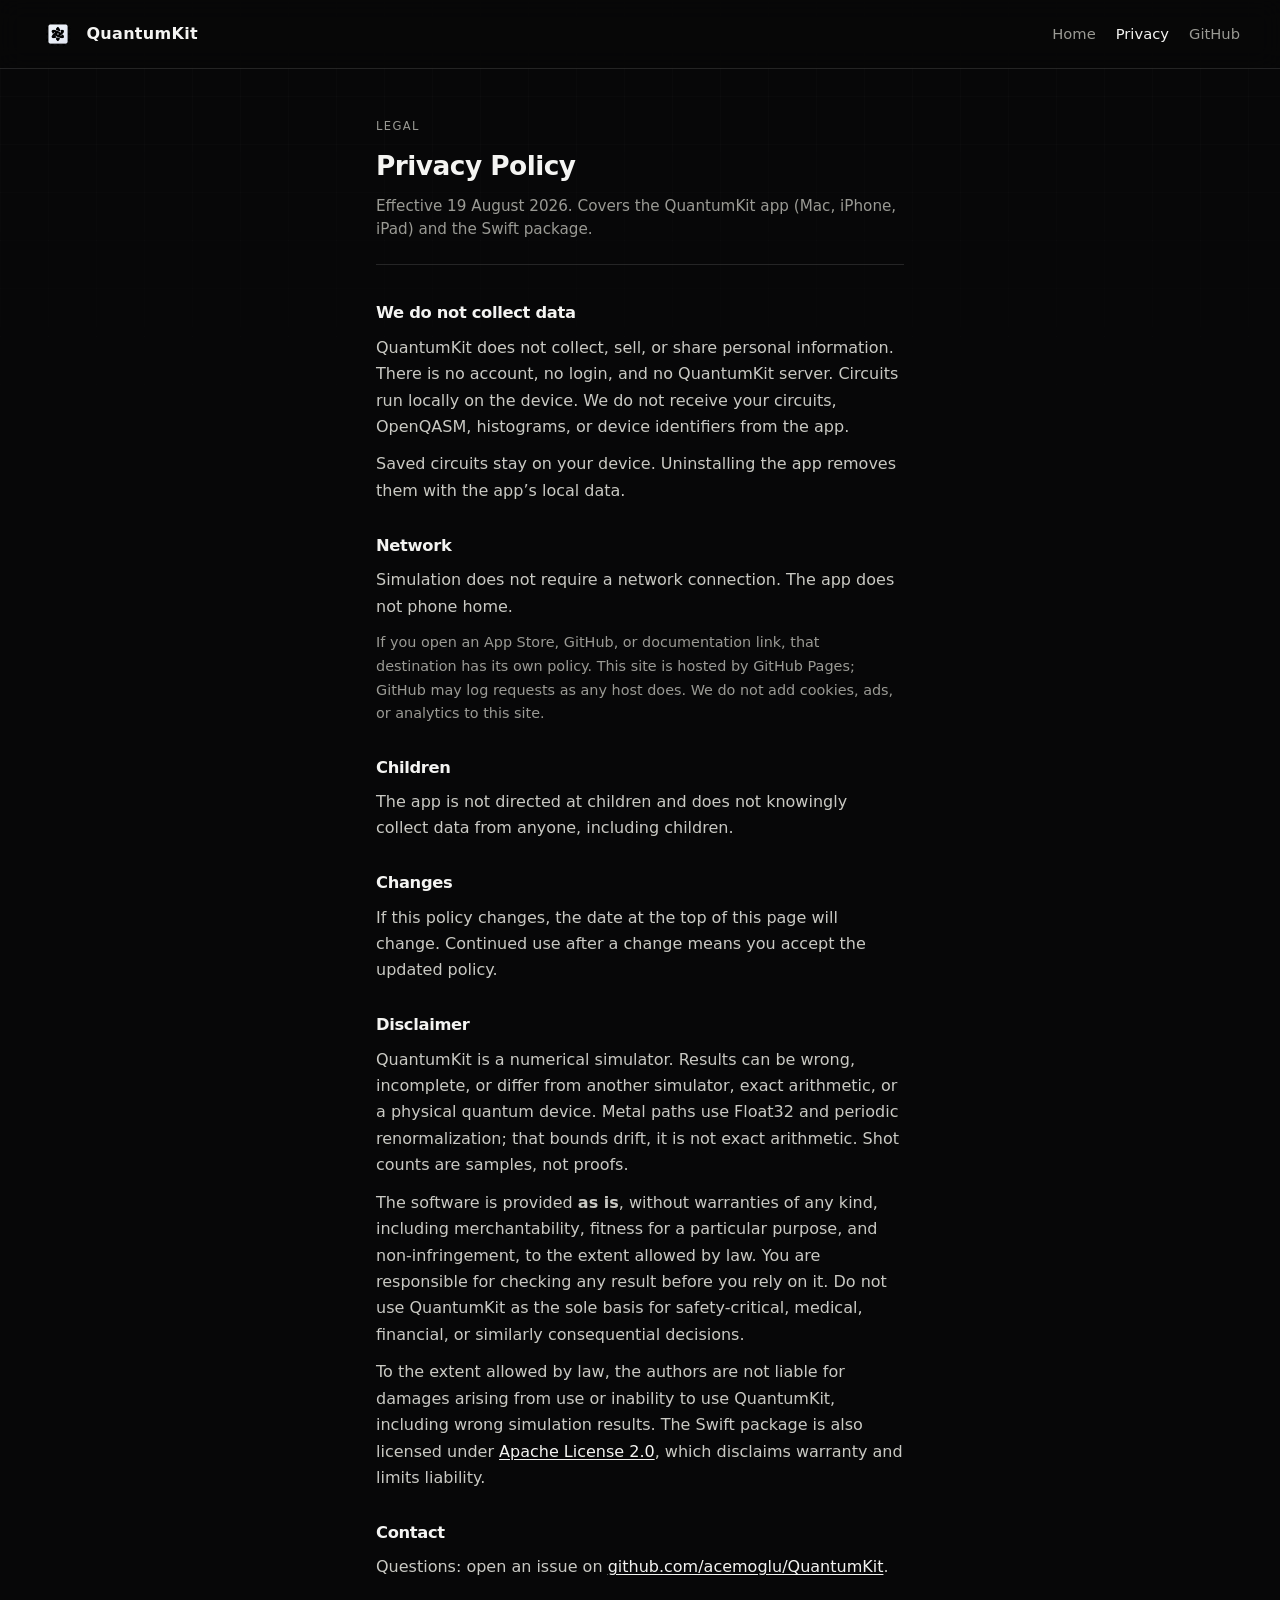
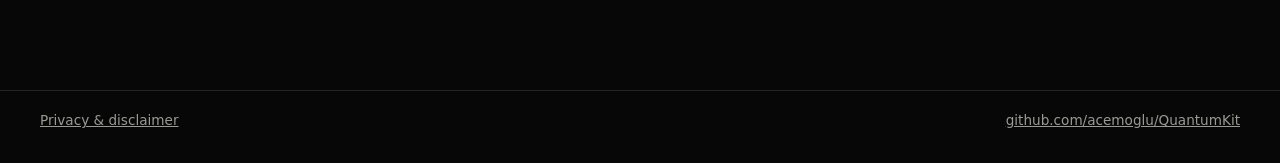
<file: docs/privacy.html>
<!DOCTYPE html>
<html lang="en">
<head>
  <meta charset="utf-8">
  <meta name="viewport" content="width=device-width, initial-scale=1">
  <title>Privacy Policy — QuantumKit</title>
  <meta name="description" content="QuantumKit does not collect personal data. Circuits run locally. No account or login.">
  <link rel="canonical" href="https://acemoglu.github.io/QuantumKit/privacy.html">
  <link rel="icon" type="image/png" href="assets/favicon.png">
  <link rel="apple-touch-icon" href="assets/apple-touch-icon.png">
  <link rel="stylesheet" href="styles.css?v=3">
</head>
<body class="legal">
  <div class="grid" aria-hidden="true"></div>

  <header class="top">
    <a class="brand" href="./">
      <img src="assets/logo.png" width="36" height="36" alt="">
      <span>QuantumKit</span>
    </a>
    <nav>
      <a href="./">Home</a>
      <a href="privacy.html" aria-current="page">Privacy</a>
      <a href="https://github.com/acemoglu/QuantumKit">GitHub</a>
    </nav>
  </header>

  <main class="doc">
    <header class="doc-head">
      <p class="doc-label">Legal</p>
      <h1>Privacy Policy</h1>
      <p class="doc-meta">Effective 19 August 2026. Covers the QuantumKit app (Mac, iPhone, iPad) and the Swift package.</p>
    </header>

    <section>
      <h2>We do not collect data</h2>
      <p>
        QuantumKit does not collect, sell, or share personal information. There is no account, no login, and no QuantumKit server.
        Circuits run locally on the device. We do not receive your circuits, OpenQASM, histograms, or device identifiers from the app.
      </p>
      <p>
        Saved circuits stay on your device. Uninstalling the app removes them with the app’s local data.
      </p>
    </section>

    <section>
      <h2>Network</h2>
      <p>
        Simulation does not require a network connection. The app does not phone home.
      </p>
      <p class="note">
        If you open an App Store, GitHub, or documentation link, that destination has its own policy. This site is hosted by GitHub Pages; GitHub may log requests as any host does. We do not add cookies, ads, or analytics to this site.
      </p>
    </section>

    <section>
      <h2>Children</h2>
      <p>
        The app is not directed at children and does not knowingly collect data from anyone, including children.
      </p>
    </section>

    <section>
      <h2>Changes</h2>
      <p>
        If this policy changes, the date at the top of this page will change. Continued use after a change means you accept the updated policy.
      </p>
    </section>

    <section>
      <h2>Disclaimer</h2>
      <p>
        QuantumKit is a numerical simulator. Results can be wrong, incomplete, or differ from another simulator, exact arithmetic, or a physical quantum device. Metal paths use Float32 and periodic renormalization; that bounds drift, it is not exact arithmetic. Shot counts are samples, not proofs.
      </p>
      <p>
        The software is provided <strong>as is</strong>, without warranties of any kind, including merchantability, fitness for a particular purpose, and non-infringement, to the extent allowed by law. You are responsible for checking any result before you rely on it. Do not use QuantumKit as the sole basis for safety-critical, medical, financial, or similarly consequential decisions.
      </p>
      <p>
        To the extent allowed by law, the authors are not liable for damages arising from use or inability to use QuantumKit, including wrong simulation results. The Swift package is also licensed under
        <a href="https://github.com/acemoglu/QuantumKit/blob/main/LICENSE">Apache License 2.0</a>, which disclaims warranty and limits liability.
      </p>
    </section>

    <section>
      <h2>Contact</h2>
      <p>
        Questions: open an issue on
        <a href="https://github.com/acemoglu/QuantumKit/issues">github.com/acemoglu/QuantumKit</a>.
      </p>
    </section>
  </main>

  <footer>
    <a href="privacy.html">Privacy &amp; disclaimer</a>
    <a href="https://github.com/acemoglu/QuantumKit">github.com/acemoglu/QuantumKit</a>
  </footer>
</body>
</html>
</file>
<file: docs/styles.css>
:root {
  --bg: #070708;
  --fg: #f4f4f2;
  --mute: #9a9a94;
  --line: rgba(255, 255, 255, 0.12);
  --pad: clamp(1.25rem, 4vw, 2.5rem);
}

* { box-sizing: border-box; }

html { scroll-behavior: smooth; }

body {
  margin: 0;
  min-height: 100vh;
  color: var(--fg);
  background: var(--bg);
  font: 16px/1.5 ui-sans-serif, system-ui, -apple-system, "Segoe UI", sans-serif;
}

.grid {
  position: fixed;
  inset: 0;
  pointer-events: none;
  background-image:
    linear-gradient(var(--line) 1px, transparent 1px),
    linear-gradient(90deg, var(--line) 1px, transparent 1px);
  background-size: 48px 48px;
  mask-image: radial-gradient(ellipse at 50% 0%, black 20%, transparent 70%);
  opacity: 0.45;
}

.top {
  position: relative;
  display: flex;
  align-items: center;
  justify-content: space-between;
  gap: 1rem;
  padding: 1rem var(--pad);
  border-bottom: 1px solid var(--line);
  background: rgba(7, 7, 8, 0.86);
  backdrop-filter: blur(12px);
}

.brand {
  display: flex;
  align-items: center;
  gap: 0.65rem;
  color: var(--fg);
  text-decoration: none;
  font-weight: 600;
  letter-spacing: 0.02em;
}

.brand img {
  border-radius: 8px;
}

nav {
  display: flex;
  gap: 1.25rem;
}

nav a {
  color: var(--mute);
  text-decoration: none;
  font-size: 0.92rem;
}

nav a:hover { color: var(--fg); }

main {
  position: relative;
  max-width: 720px;
  margin: 0 auto;
  padding: 3rem var(--pad) 5rem;
}

.hero {
  text-align: center;
  padding-bottom: 2.5rem;
}

.mark {
  border-radius: 22px;
  box-shadow: 0 0 0 1px var(--line);
}

.hero .kicker {
  margin: 1.4rem 0 0.6rem;
  color: var(--mute);
  font-size: 0.78rem;
  letter-spacing: 0.18em;
  text-transform: uppercase;
}

h1 {
  margin: 0;
  font-size: 1.75rem;
  line-height: 1.2;
  font-weight: 600;
  letter-spacing: -0.03em;
}

.hero h1 {
  margin: 0 auto;
  max-width: 18ch;
  font-size: clamp(1.85rem, 4.5vw, 2.6rem);
  line-height: 1.15;
}

.legal .grid {
  opacity: 0.18;
  mask-image: linear-gradient(black, transparent 55%);
}

.doc {
  max-width: 38rem;
}

.doc-head {
  margin: 0 0 2.25rem;
  padding: 0 0 1.5rem;
  border-bottom: 1px solid var(--line);
}

.doc-head .doc-label,
.doc-head h1,
.doc-head .doc-meta {
  display: block;
  width: 100%;
  max-width: none;
  margin: 0;
  padding: 0;
  text-align: left;
}

.doc-head .doc-label {
  margin-bottom: 0.85rem;
  color: var(--mute);
  font-size: 0.72rem;
  font-weight: 500;
  letter-spacing: 0.12em;
  text-transform: uppercase;
}

.doc-head h1 {
  margin-bottom: 0.85rem;
  font-size: 1.65rem;
  letter-spacing: -0.02em;
}

.doc-head .doc-meta {
  color: var(--mute);
  font-size: 0.95rem;
  line-height: 1.5;
}

.doc section {
  margin-bottom: 1.85rem;
}

.doc h2 {
  margin: 0 0 0.55rem;
  font-size: 1.02rem;
}

.doc p {
  margin: 0 0 0.7rem;
  line-height: 1.65;
}

.doc p:last-child {
  margin-bottom: 0;
}

nav a[aria-current="page"] {
  color: var(--fg);
}

.hero .lede {
  margin: 1rem auto 0;
  max-width: 42ch;
  color: var(--mute);
}

.cta {
  display: flex;
  flex-wrap: wrap;
  justify-content: center;
  gap: 0.75rem;
  margin-top: 1.6rem;
}

.btn {
  display: inline-flex;
  align-items: center;
  justify-content: center;
  padding: 0.65rem 1.1rem;
  border: 1px solid var(--line);
  border-radius: 999px;
  color: var(--fg);
  text-decoration: none;
  font-size: 0.92rem;
}

.btn.primary {
  background: var(--fg);
  color: var(--bg);
  border-color: var(--fg);
}

.btn:hover { filter: brightness(1.08); }

.facts {
  display: grid;
  grid-template-columns: repeat(3, 1fr);
  gap: 0;
  margin: 0.5rem 0 2.5rem;
  border: 1px solid var(--line);
  border-radius: 12px;
  overflow: hidden;
}

.facts article {
  padding: 1.1rem 1rem;
  text-align: center;
}

.facts article + article {
  border-left: 1px solid var(--line);
}

.num {
  display: block;
  font-size: 1.7rem;
  font-weight: 600;
  font-variant-numeric: tabular-nums;
  letter-spacing: -0.04em;
}

.lbl {
  display: block;
  margin-top: 0.2rem;
  color: var(--mute);
  font-size: 0.78rem;
}

section { margin-bottom: 2.4rem; }

h2 {
  margin: 0 0 0.7rem;
  font-size: 1.15rem;
  letter-spacing: -0.02em;
}

p { margin: 0 0 0.8rem; color: #c9c9c3; }

.note { color: var(--mute); font-size: 0.9rem; }

pre {
  overflow-x: auto;
  padding: 1rem 1.1rem;
  border: 1px solid var(--line);
  border-radius: 10px;
  background: #101012;
}

pre + pre { margin-top: 0.75rem; }

code {
  font-family: ui-monospace, "SF Mono", Menlo, Consolas, monospace;
  font-size: 0.82rem;
}

p code, .lbl code, .note code {
  padding: 0.05em 0.35em;
  border-radius: 4px;
  background: #18181c;
  font-size: 0.85em;
}

table {
  width: 100%;
  border-collapse: collapse;
  font-size: 0.95rem;
}

th, td {
  padding: 0.65rem 0;
  border-bottom: 1px solid var(--line);
  text-align: left;
}

td:last-child, th:last-child {
  text-align: right;
  font-variant-numeric: tabular-nums;
}

th { color: var(--mute); font-weight: 500; }

.app .store { display: inline-block; margin-top: 0.4rem; }

ol {
  margin: 0 0 0.8rem;
  padding-left: 1.2rem;
  color: #c9c9c3;
}

main a {
  color: var(--fg);
  text-decoration: underline;
  text-underline-offset: 0.15em;
}

footer {
  position: relative;
  display: flex;
  flex-wrap: wrap;
  justify-content: space-between;
  gap: 0.5rem 1.5rem;
  padding: 1.2rem var(--pad) 2rem;
  border-top: 1px solid var(--line);
  color: var(--mute);
  font-size: 0.85rem;
}

footer a { color: var(--mute); }

@media (max-width: 640px) {
  .facts { grid-template-columns: 1fr; }
  .facts article + article { border-left: 0; border-top: 1px solid var(--line); }
  nav { gap: 0.85rem; }
}
</file>
